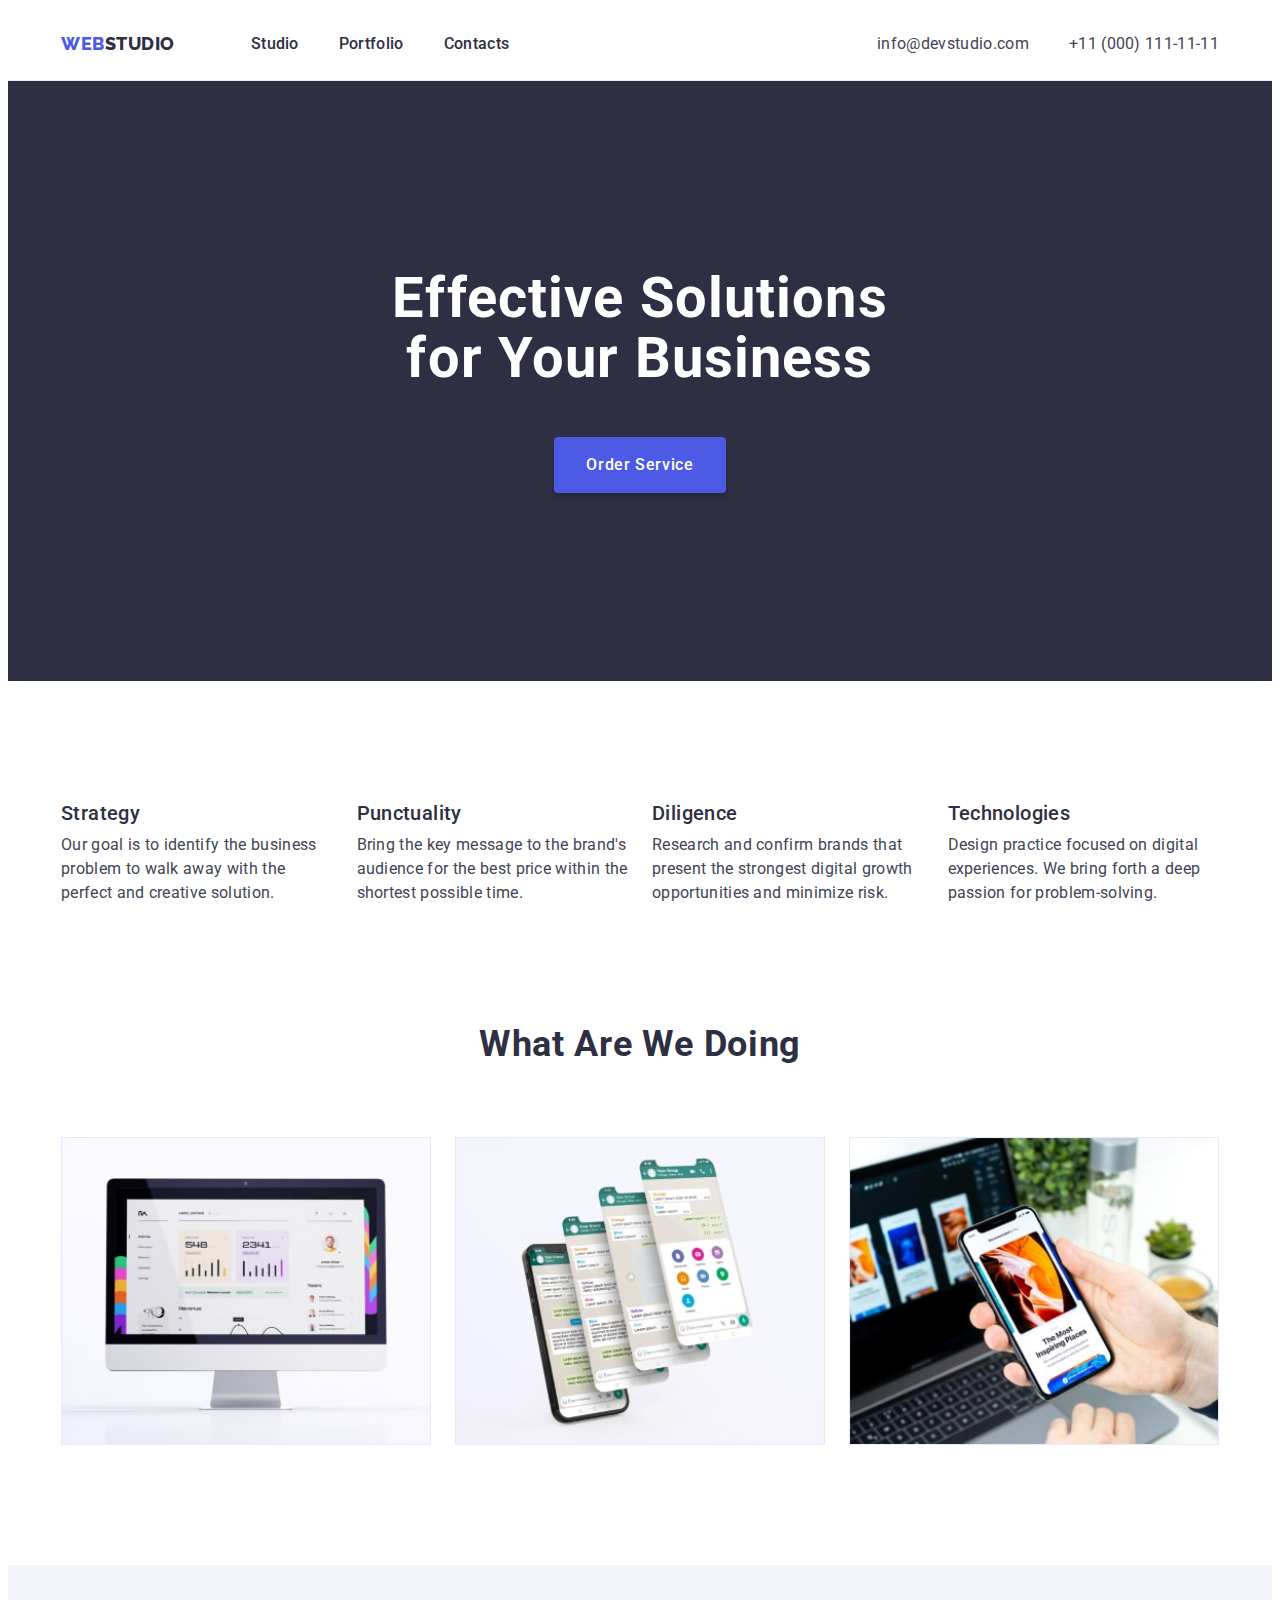
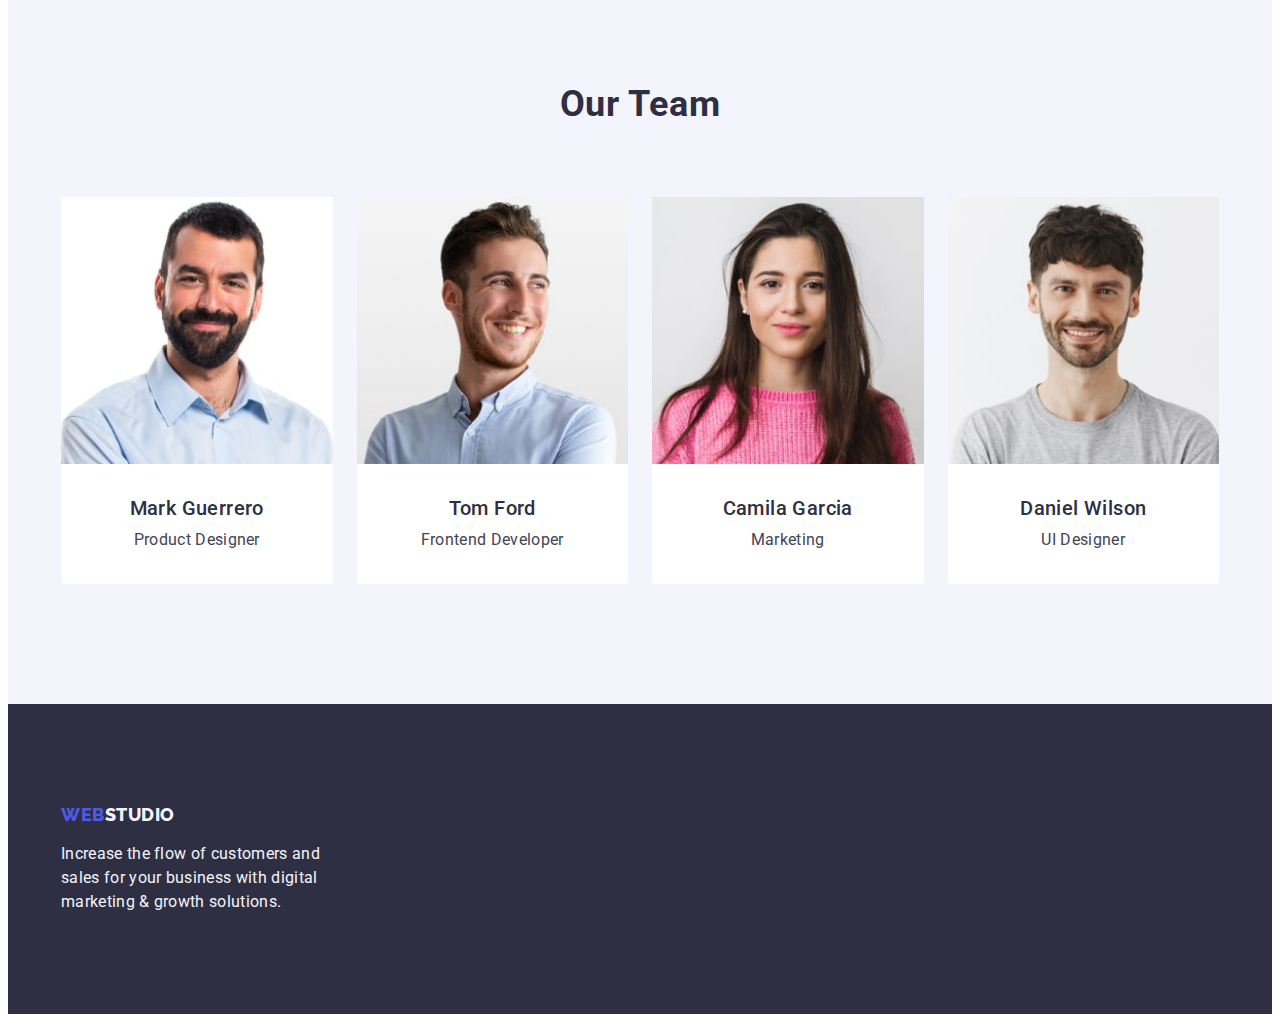
<file: index.html>
<!DOCTYPE html>
<html lang="en">
  <head>
    <meta charset="UTF-8" />
    <meta http-equiv="X-UA-Compatible" content="IE=edge" />
    <meta name="viewport" content="width=device-width, initial-scale=1.0" />
    <title>WebStudio</title>
    <link
      rel="stylesheet"
      href="https://cdnjs.cloudflare.com/ajax/libs/modern-normalize/2.0.0/modern-normalize.min.css"
      integrity="sha512-4xo8blKMVCiXpTaLzQSLSw3KFOVPWhm/TRtuPVc4WG6kUgjH6J03IBuG7JZPkcWMxJ5huwaBpOpnwYElP/m6wg=="
      crossorigin="anonymous"
      referrerpolicy="no-referrer"
    />
    <link rel="stylesheet" href="./css/styles.css" />
    <link rel="preconnect" href="https://fonts.googleapis.com" />
    <link rel="preconnect" href="https://fonts.gstatic.com" crossorigin />
    <link
      href="https://fonts.googleapis.com/css2?family=Raleway:wght@800&family=Roboto:wght@400;500;700;900&display=swap"
      rel="stylesheet"
    />
  </head>
  <body>
    <!-- header -->
    <header class="header">
      <div class="container header-container">
        <nav class="header-nav">
          <a class="logo-h link" href="./index.html"
            >Web<span class="logo-part">Studio</span></a
          >
          <ul class="nav-list list">
            <li class="nav-item">
              <a class="nav-item-link link" href="./index.html">Studio</a>
            </li>
            <li class="nav-item">
              <a class="nav-item-link link" href="./portfolio.html"
                >Portfolio</a
              >
            </li>
            <li class="nav-item">
              <a class="nav-item-link link" href="">Contacts</a>
            </li>
          </ul>
        </nav>

        <address class="address">
          <ul class="address-items list">
            <li class="address-item">
              <a class="address-link link" href="mailto:info@devstudio.com"
                >info@devstudio.com</a
              >
            </li>
            <li class="address-item">
              <a class="address-link link" href="tel:+110001111111"
                >+11 (000) 111-11-11</a
              >
            </li>
          </ul>
        </address>
      </div>
    </header>

    <!-- main -->
    <main>
      <!-- hero -->
      <section class="section hero">
        <div class="container hero-container">
          <h1 class="hero-title">Effective Solutions for Your Business</h1>
          <button class="hero-btn" type="button">Order Service</button>
        </div>
      </section>

      <!-- Our features -->
      <section class="section our-features">
        <div class="container our-features-container">
          <h2 class="features-title visually-hidden">Our features</h2>
          <ul class="features-list list">
            <li class="features-list-item">
              <h3 class="feature-name">Strategy</h3>
              <p class="feature-description">
                Our goal is to identify the business problem to walk away with
                the perfect and creative solution.
              </p>
            </li>
            <li class="features-list-item">
              <h3 class="feature-name">Punctuality</h3>
              <p class="feature-description">
                Bring the key message to the brand's audience for the best price
                within the shortest possible time.
              </p>
            </li>
            <li class="features-list-item">
              <h3 class="feature-name">Diligence</h3>
              <p class="feature-description">
                Research and confirm brands that present the strongest digital
                growth opportunities and minimize risk.
              </p>
            </li>
            <li class="features-list-item">
              <h3 class="feature-name">Technologies</h3>
              <p class="feature-description">
                Design practice focused on digital experiences. We bring forth a
                deep passion for problem-solving.
              </p>
            </li>
          </ul>
        </div>
      </section>

      <!-- What are we doing -->
      <section class="section-eg example">
        <div class="container">
          <h2 class="eg-title">What are we doing</h2>
          <ul class="eg-list list">
            <li class="eg-item">
              <img src="./images/pc.jpg" alt="pc" width="360" />
            </li>
            <li class="eg-item">
              <img
                src="./images/whatsup.jpg"
                alt="app on the phone"
                width="360"
              />
            </li>
            <li class="eg-item">
              <img src="./images/smartphone.jpg" alt="smartphone" width="360" />
            </li>
          </ul>
        </div>
      </section>

      <!-- Our Team -->
      <section class="section our-team">
        <div class="container">
          <h2 class="our-team-title">Our Team</h2>
          <ul class="our-team-list list">
            <li class="our-team-item">
              <img
                class="our-team-img"
                src="./images/Mark-Guerrero.jpg"
                alt="men with beard"
                width="264"
              />
              <div class="name-d-ion">
                <h3 class="our-team-name">Mark Guerrero</h3>
                <p class="our-team-job">Product Designer</p>
              </div>
            </li>
            <li class="our-team-item">
              <img
                class="our-team-img"
                src="./images/Tom-Ford.jpg"
                alt="smiling men"
                width="264"
              />
              <div class="name-d-ion">
                <h3 class="our-team-name">Tom Ford</h3>
                <p class="our-team-job">Frontend Developer</p>
              </div>
            </li>
            <li class="our-team-item">
              <img
                class="our-team-img"
                src="./images/Camila-Garcia.jpg"
                alt="women with long brown hair"
                width="264"
              />
              <div class="name-d-ion">
                <h3 class="our-team-name">Camila Garcia</h3>
                <p class="our-team-job">Marketing</p>
              </div>
            </li>
            <li class="our-team-item">
              <img
                class="our-team-img"
                src="./images/Daniel-Wilson.jpg"
                alt="men with shourt brown hair"
                width="264"
              />
              <div class="name-d-ion">
                <h3 class="our-team-name">Daniel Wilson</h3>
                <p class="our-team-job">UI Designer</p>
              </div>
            </li>
          </ul>
        </div>
      </section>
    </main>

    <!-- footer -->
    <footer class="footer">
      <div class="container footer-container">
        <a class="logo link logo-footer" href="./index.html"
          >Web<span class="logo-part fter">Studio</span></a
        >
        <p class="footer-title">
          Increase the flow of customers and sales for your business with
          digital marketing & growth solutions.
        </p>
      </div>
    </footer>
  </body>
</html>
</file>
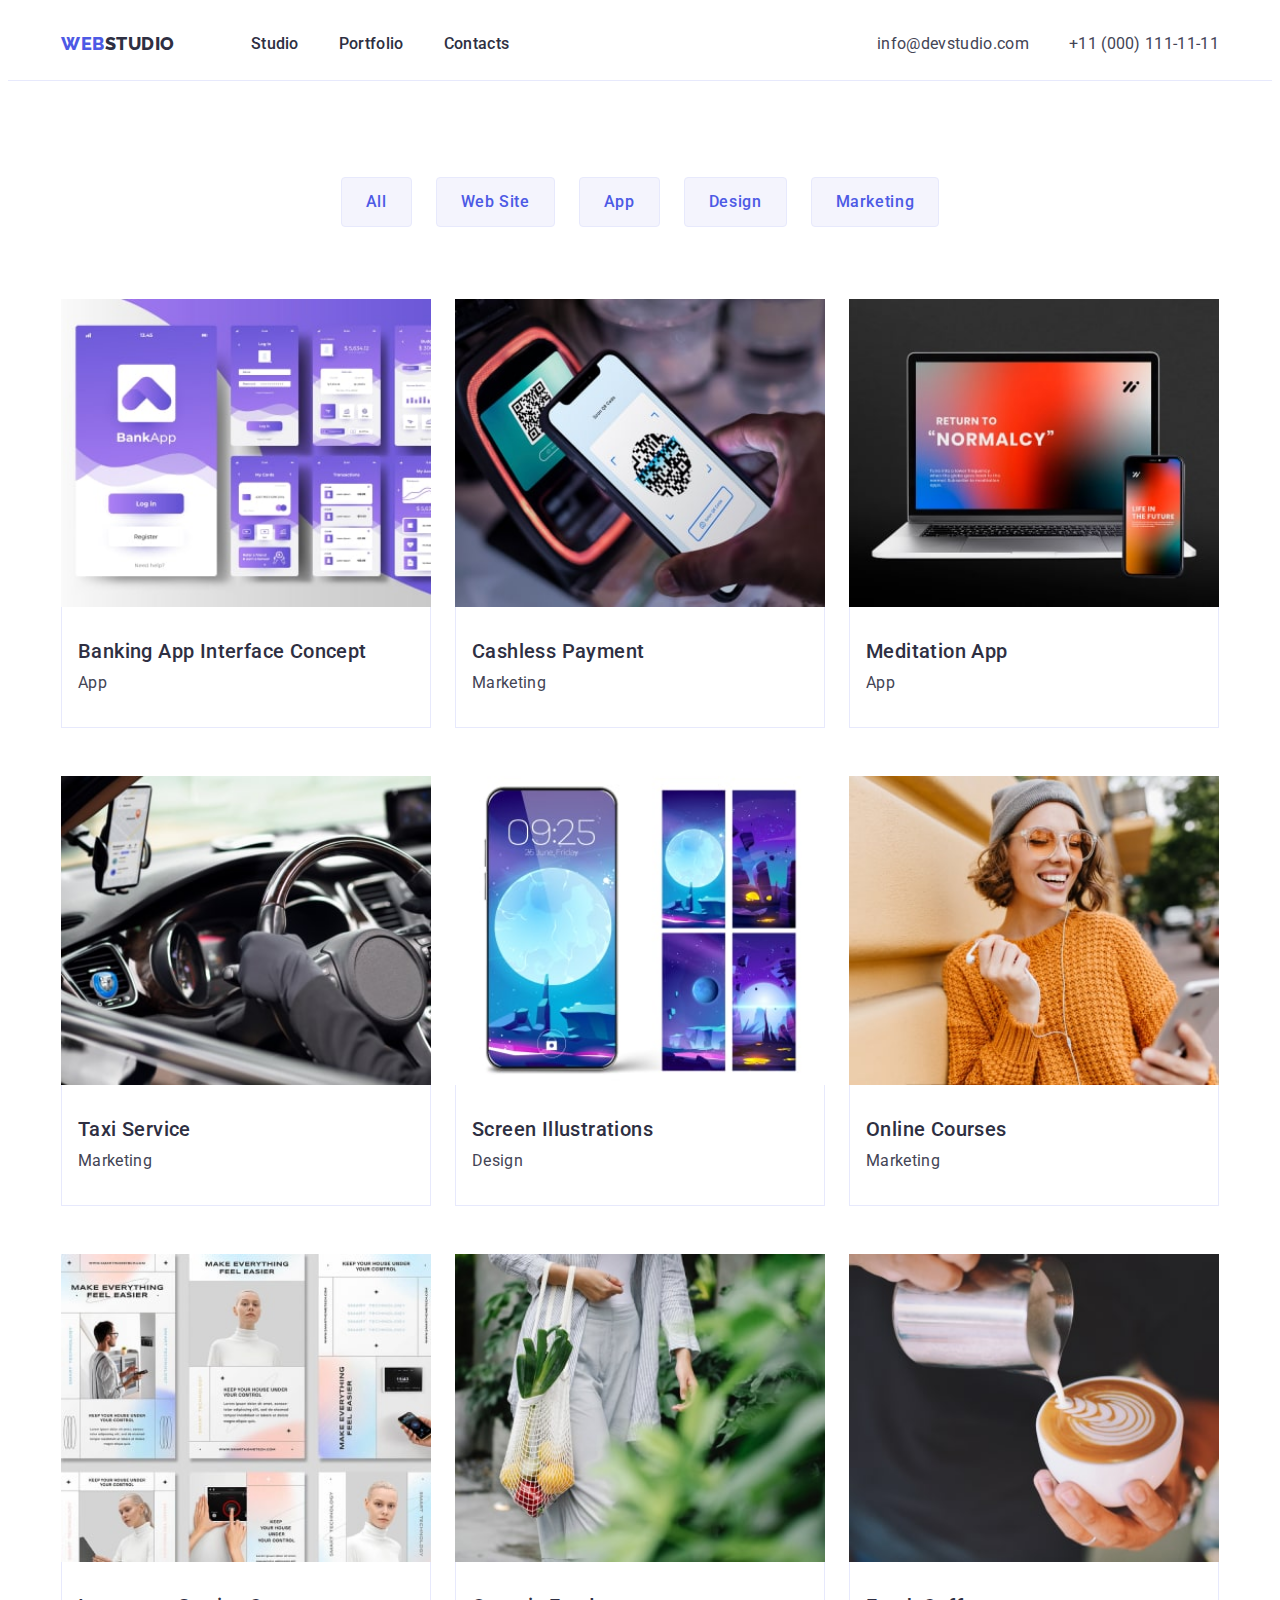
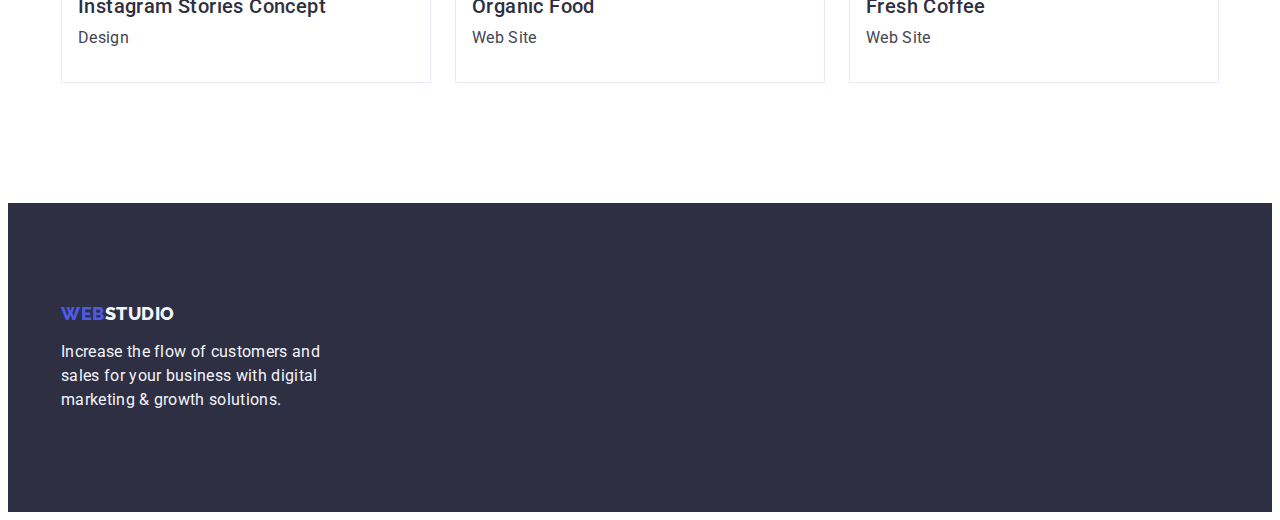
<file: portfolio.html>
<!DOCTYPE html>
<html lang="en">
  <head>
    <meta charset="UTF-8" />
    <meta http-equiv="X-UA-Compatible" content="IE=edge" />
    <meta name="viewport" content="width=device-width, initial-scale=1.0" />
    <title>Portfolio</title>
    <link
      rel="stylesheet"
      href="https://cdnjs.cloudflare.com/ajax/libs/modern-normalize/2.0.0/modern-normalize.min.css"
      integrity="sha512-4xo8blKMVCiXpTaLzQSLSw3KFOVPWhm/TRtuPVc4WG6kUgjH6J03IBuG7JZPkcWMxJ5huwaBpOpnwYElP/m6wg=="
      crossorigin="anonymous"
      referrerpolicy="no-referrer"
    />
    <link rel="stylesheet" href="./css/styles.css" />
    <link rel="preconnect" href="https://fonts.googleapis.com" />
    <link rel="preconnect" href="https://fonts.gstatic.com" crossorigin />
    <link
      href="https://fonts.googleapis.com/css2?family=Raleway:wght@800&family=Roboto:wght@400;500;700;900&display=swap"
      rel="stylesheet"
    />
  </head>
  <body>
    <!-- header -->
    <header class="header">
      <div class="container header-container">
        <nav class="header-nav">
          <a class="logo-h link" href="./index.html"
            >Web<span class="logo-part">Studio</span></a
          >
          <ul class="nav-list list">
            <li class="nav-item">
              <a class="nav-item-link link" href="./index.html">Studio</a>
            </li>
            <li class="nav-item">
              <a class="nav-item-link link" href="./portfolio.html"
                >Portfolio</a
              >
            </li>
            <li class="nav-item">
              <a class="nav-item-link link" href="">Contacts</a>
            </li>
          </ul>
        </nav>

        <address class="address">
          <ul class="address-items list">
            <li class="address-item">
              <a class="address-link link" href="mailto:info@devstudio.com"
                >info@devstudio.com</a
              >
            </li>
            <li class="address-item">
              <a class="address-link link" href="tel:+110001111111"
                >+11 (000) 111-11-11</a
              >
            </li>
          </ul>
        </address>
      </div>
    </header>
    <!-- main -->
    <main>
      <section class="sec-images">
        <div class="container portfolio-container">
          <h1 class="visually-hidden">Works</h1>
          <!-- buttons -->
          <ul class="btns-list list">
            <li class="btn-item">
              <button class="btn" type="button">All</button>
            </li>
            <li class="btn-item">
              <button class="btn" type="button">Web Site</button>
            </li>
            <li class="btn-item">
              <button class="btn" type="button">App</button>
            </li>
            <li class="btn-item">
              <button class="btn" type="button">Design</button>
            </li>
            <li class="btn-item">
              <button class="btn" type="button">Marketing</button>
            </li>
          </ul>
          <!-- images -->

          <ul class="images-list list">
            <li class="image-item">
              <a class="image-link link" href=""
                ><img
                  src="./images/purple-app.jpg"
                  alt="Banking App Interface Concept"
                />
                <div class="name-description">
                  <h2 class="name-image">Banking App Interface Concept</h2>
                  <p class="image-description">App</p>
                </div>
              </a>
            </li>

            <li class="image-item">
              <a class="image-link link" href=""
                ><img src="./images/qrcode.jpg" alt="Cashless Payment" />
                <div class="name-description">
                  <h2 class="name-image">Cashless Payment</h2>
                  <p class="image-description">Marketing</p>
                </div>
              </a>
            </li>

            <li class="image-item">
              <a class="image-link link" href=""
                ><img src="./images/meditation-app.jpg" alt="Meditation App" />
                <div class="name-description">
                  <h2 class="name-image">Meditation App</h2>
                  <p class="image-description">App</p>
                </div>
              </a>
            </li>

            <li class="image-item">
              <a class="image-link link" href=""
                ><img src="./images/taxi.jpg" alt="Taxi Service" />
                <div class="name-description">
                  <h2 class="name-image">Taxi Service</h2>
                  <p class="image-description">Marketing</p>
                </div>
              </a>
            </li>

            <li class="image-item">
              <a class="image-link link" href=""
                ><img src="./images/blue-app.jpg" alt="Screen Illustrations" />
                <div class="name-description">
                  <h2 class="name-image">Screen Illustrations</h2>
                  <p class="image-description">Design</p>
                </div>
              </a>
            </li>

            <li class="image-item">
              <a class="image-link link" href=""
                ><img src="./images/women.jpg" alt="Online Courses" />
                <div class="name-description">
                  <h2 class="name-image">Online Courses</h2>
                  <p class="image-description">Marketing</p>
                </div>
              </a>
            </li>

            <li class="image-item">
              <a class="image-link link" href=""
                ><img src="./images/inst.jpg" alt="Instagram Stories Concept" />
                <div class="name-description">
                  <h2 class="name-image">Instagram Stories Concept</h2>
                  <p class="image-description">Design</p>
                </div>
              </a>
            </li>

            <li class="image-item">
              <a class="image-link link" href=""
                ><img src="./images/organic-products.jpg" alt="Organic Food" />
                <div class="name-description">
                  <h2 class="name-image">Organic Food</h2>
                  <p class="image-description">Web Site</p>
                </div>
              </a>
            </li>

            <li class="image-item">
              <a class="image-link link" href=""
                ><img src="./images/coffee.jpg" alt="Fresh Coffee" />
                <div class="name-description">
                  <h2 class="name-image">Fresh Coffee</h2>
                  <p class="image-description">Web Site</p>
                </div>
              </a>
            </li>
          </ul>
        </div>
      </section>
    </main>
    <!-- footer -->
    <footer class="footer">
      <div class="container footer-container">
        <a class="logo link logo-footer" href="./index.html"
          >Web<span class="logo-part fter">Studio</span></a
        >
        <p class="footer-title">
          Increase the flow of customers and sales for your business with
          digital marketing & growth solutions.
        </p>
      </div>
    </footer>
  </body>
</html>
</file>
<file: css/styles.css>
:root {
  --btn-color: #404bbf;
  --iris-color: #4d5ae5;
  --navi-blue-color: #2e2f42;
  --cloud-color: #f4f4fd;
  --slate-color: #434455;
}

body {
  font-family: "Roboto", sans-serif;
  background-color: #ffffff;
  color: var(--slate-color);
}

p,
h1,
h2,
h3,
h4,
h5,
h6 {
  margin: 0;
}

ul,
ol {
  margin: 0;
  padding: 0;
}

img {
  display: block;
  min-width: 100%;
  height: auto;
}

.section {
  padding-top: 120px;
  padding-bottom: 120px;
}

.logo-h {
  font-family: "Raleway", sans-serif;
  font-style: normal;
  font-weight: 800;
  font-size: 18px;
  line-height: 1.17em;
  /* identical to box height, or 117% */
  display: flex;
  flex-direction: row;
  align-items: center;
  letter-spacing: 0.03em;
  text-transform: uppercase;
  color: var(--iris-color);
}

span {
  font-family: "Raleway";
  font-style: normal;
  font-weight: 800;
  font-size: 18px;
  line-height: 1.17em;
  /* identical to box height, or 117% */
  display: flex;
  flex-direction: row;
  align-items: center;
  gap: 30px;
  letter-spacing: 0.03em;
  text-transform: uppercase;
  color: var(--navi-blue-color);
}

.list {
  list-style: none;
}

.link {
  text-decoration: none;
}

.container {
  width: 1158px;
  padding-left: 15px;
  padding-right: 15px;
  margin: 0 auto;
}

/*-3-3-3-3-3-3-3-3-3- HEADER */

.header-container {
  display: flex;
  align-items: center;
}

.header {
  border-bottom: 1px solid #e7e9fc;
}

.header-nav {
  display: flex;
  align-items: center;
}

.logo-h {
  margin-right: 76px;
}

.nav-list {
  display: flex;
  align-items: center;
}

.nav-item:not(:last-child) {
  margin-right: 40px;
}

.nav-item-link {
  font-weight: 500;
  font-size: 16px;
  line-height: 150%; /* 24/16 */
  /* identical to box height, or 150% */
  letter-spacing: 0.02em;
  color: var(--navi-blue-color);
  display: flex;
  padding: 24px 0;
}

.nav-item-link:hover {
  color: var(--btn-color);
}

.nav-item-link:focus {
  color: var(--btn-color);
}

.address {
  font-style: normal;
  margin-left: auto;
}

.address-items {
  display: flex;
  flex-direction: row;
  align-items: center;
  gap: 40px;
}

.address-link {
  font-style: normal;
  font-size: 16px;
  line-height: 1.5em;
  /* identical to box height, or 150% */
  letter-spacing: 0.02em;
  color: var(--slate-color);
  padding: 24px 0;
}

.address-link:hover {
  color: var(--btn-color);
}

.address-link:focus {
  color: var(--btn-color);
}

/* -1-1-1-1-1-1-1-1-1-1- HERO */

.hero {
  background-color: var(--navi-blue-color);
}

.section.hero {
  padding: 188px 0;
}

.hero-title {
  background-color: var(--navi-blue-color);
  font-style: normal;
  font-weight: 700;
  font-size: 56px;
  line-height: 107%;
  letter-spacing: 0.02em;
  color: #ffffff;
  margin: 0 auto;
  margin-bottom: 48px;
  display: flex;
  justify-content: center;
  text-align: center;
  max-width: 496px;
}

.hero-btn {
  font-family: "Roboto", sans-serif;
  font-weight: 500;
  font-size: 16px;
  line-height: 1.5em;
  letter-spacing: 0.04em;
  color: #ffffff;
  background: var(--iris-color);
  cursor: pointer;
  display: flex;
  text-align: center;
  margin: 0 auto;
  padding: 16px 32px;
  box-shadow: 0px 4px 4px rgba(0, 0, 0, 0.15);
  border-radius: 4px;
  border: none;
  display: block;
  min-width: 169px;
  height: 56px;
}

.hero-btn:hover {
  background-color: #404bbf;
}

.hero-btn:focus {
  background-color: #404bbf;
}

/* !_!_____OUR FEATURES */

.visually-hidden {
  position: absolute;
  width: 1px;
  height: 1px;
  margin: -1px;
  border: 0;
  padding: 0;
  white-space: nowrap;
  clip-path: inset(100%);
  clip: rect(0 0 0 0);
  overflow: hidden;
}

.features-list {
  display: flex;
  flex-direction: row;
  gap: 24px;
}

.features-list-item {
  gap: 24px;
  width: calc((100% - 72px) / 4);
}

.feature-name {
  font-weight: 500;
  font-size: 20px;
  line-height: 1.2em;
  /* identical to box height, or 120% */
  letter-spacing: 0.02em;
  color: var(--navi-blue-color);
  margin-bottom: 8px;
}

.feature-description {
  font-size: 16px;
  line-height: 1.5em;
  /* or 150% */
  letter-spacing: 0.02em;
  color: var(--slate-color);
}

/*-3-3-3-3-3-3-3-3- WHAT ARE WE DOING */

.section-eg {
  padding-bottom: 120px;
}

.eg-title {
  margin-bottom: 72px;
}

.eg-list {
  display: flex;
  gap: 24px;
}

.eg-item {
  width: calc((100% - 48px) / 3);
}

.eg-title {
  font-weight: 700;
  font-size: 36px;
  line-height: 1.11em;
  /* identical to box height, or 111% */
  letter-spacing: 0.02em;
  text-transform: capitalize;
  color: var(--navi-blue-color);
  text-align: center;
}

/* -3-3-3-3-3-3-3-3-3-OUR TAEM */

.our-team-title {
  font-weight: 700;
  font-size: 36px;
  line-height: 1.11em;
  /* identical to box height, or 111% */
  letter-spacing: 0.02em;
  text-transform: capitalize;
  color: var(--navi-blue-color);
  text-align: center;
  margin-bottom: 72px;
}

.our-team-list {
  display: flex;
  flex-direction: row;
  gap: 24px;
}

.our-team-item {
  background-color: #ffffff;
  width: calc((100% - 72px) / 4);
  border-radius: 0px 0px 4px 4px;
}

.our-team {
  background-color: #f4f4fd;
}

.our-team-name {
  font-weight: 500;
  font-size: 20px;
  line-height: 1.2em;
  /* identical to box height, or 120% */
  letter-spacing: 0.02em;
  color: var(--navi-blue-color);
  margin-bottom: 8px;
}

.name-d-ion {
  display: flex;
  text-align: center;
  flex-direction: column;
  padding: 32px 16px;
}

.our-team-job {
  font-size: 16px;
  line-height: 1.5em;
  /* identical to box height, or 150% */
  letter-spacing: 0.02em;
  color: var(--slate-color);
}

/** ----------------------------FOOTER */

.footer {
  background: var(--navi-blue-color);
  padding: 100px 0;
}

.logo {
  font-family: "Raleway", sans-serif;
  font-style: normal;
  font-weight: 800;
  font-size: 18px;
  line-height: 1.17em;
  /* identical to box height, or 117% */
  letter-spacing: 0.03em;
  text-transform: uppercase;
  color: var(--iris-color);
}

.logo-footer {
  margin-bottom: 16px;
  display: inline-block;
}

.fter {
  color: #f4f4fd;
  display: inline-block;
  margin: 0;
}

.footer-title {
  line-height: 1.5;
  /* or 150% */
  letter-spacing: 0.02em;
  color: var(--cloud-color);
  max-width: 264px;
}

/* _$_$_$_$_$_$_$_$_$_$_ADDITIONAL INFO FOR PORTFOLIO */

.sec-images {
  padding: 96px 0 120px 0;
}

.btn {
  font-family: "Roboto", sans-serif;
  background-color: var(--cloud-color);
  font-weight: 500;
  font-size: 16px;
  line-height: 1.5;
  /* identical to box height, or 150% */
  color: #ffffff;
  letter-spacing: 0.04em;
  color: var(--iris-color);
  cursor: pointer;
  padding: 12px 24px;
  border-radius: 4px;
  border: none;
  border: 1px solid #e7e9fc;
  display: block;
  justify-content: center;
  align-items: center;
  margin: 0 auto;
}

.btn:hover {
  color: #ffffff;
  background-color: #404bbf;
  border: 1px solid transparent;
  box-shadow: 0px 3px 1px rgba(0, 0, 0, 0.1), 0px 2px 1px rgba(0, 0, 0, 0.08),
    0px 2px 2px rgba(0, 0, 0, 0.12);
}

.btn:focus {
  color: #ffffff;
  background-color: #404bbf;
  border: 1px solid transparent;
  box-shadow: 0px 3px 1px rgba(0, 0, 0, 0.1), 0px 2px 1px rgba(0, 0, 0, 0.08),
    0px 2px 2px rgba(0, 0, 0, 0.12);
}

.btns-list {
  display: flex;
  justify-content: center;
  align-items: center;
  gap: 24px;
  margin-bottom: 72px;
}

/* .btn-item {
} */

.images-list {
  display: flex;
  flex-wrap: wrap;
  column-gap: 24px;
  row-gap: 48px;
}

.image-item {
  width: calc((100% - 48px) / 3);
}

.name-description {
  padding: 32px 16px;
  border: 1px solid #e7e9fc;
  border-top: none;
}

.name-image {
  font-weight: 500;
  font-size: 20px;
  line-height: 1.2;
  /* identical to box height, or 120% */
  letter-spacing: 0.02em;
  color: var(--navi-blue-color);
  margin-bottom: 8px;
}

.image-description {
  line-height: 1.5;
  /* identical to box height, or 150% */
  letter-spacing: 0.02em;
  color: var(--slate-color);
}
</file>
